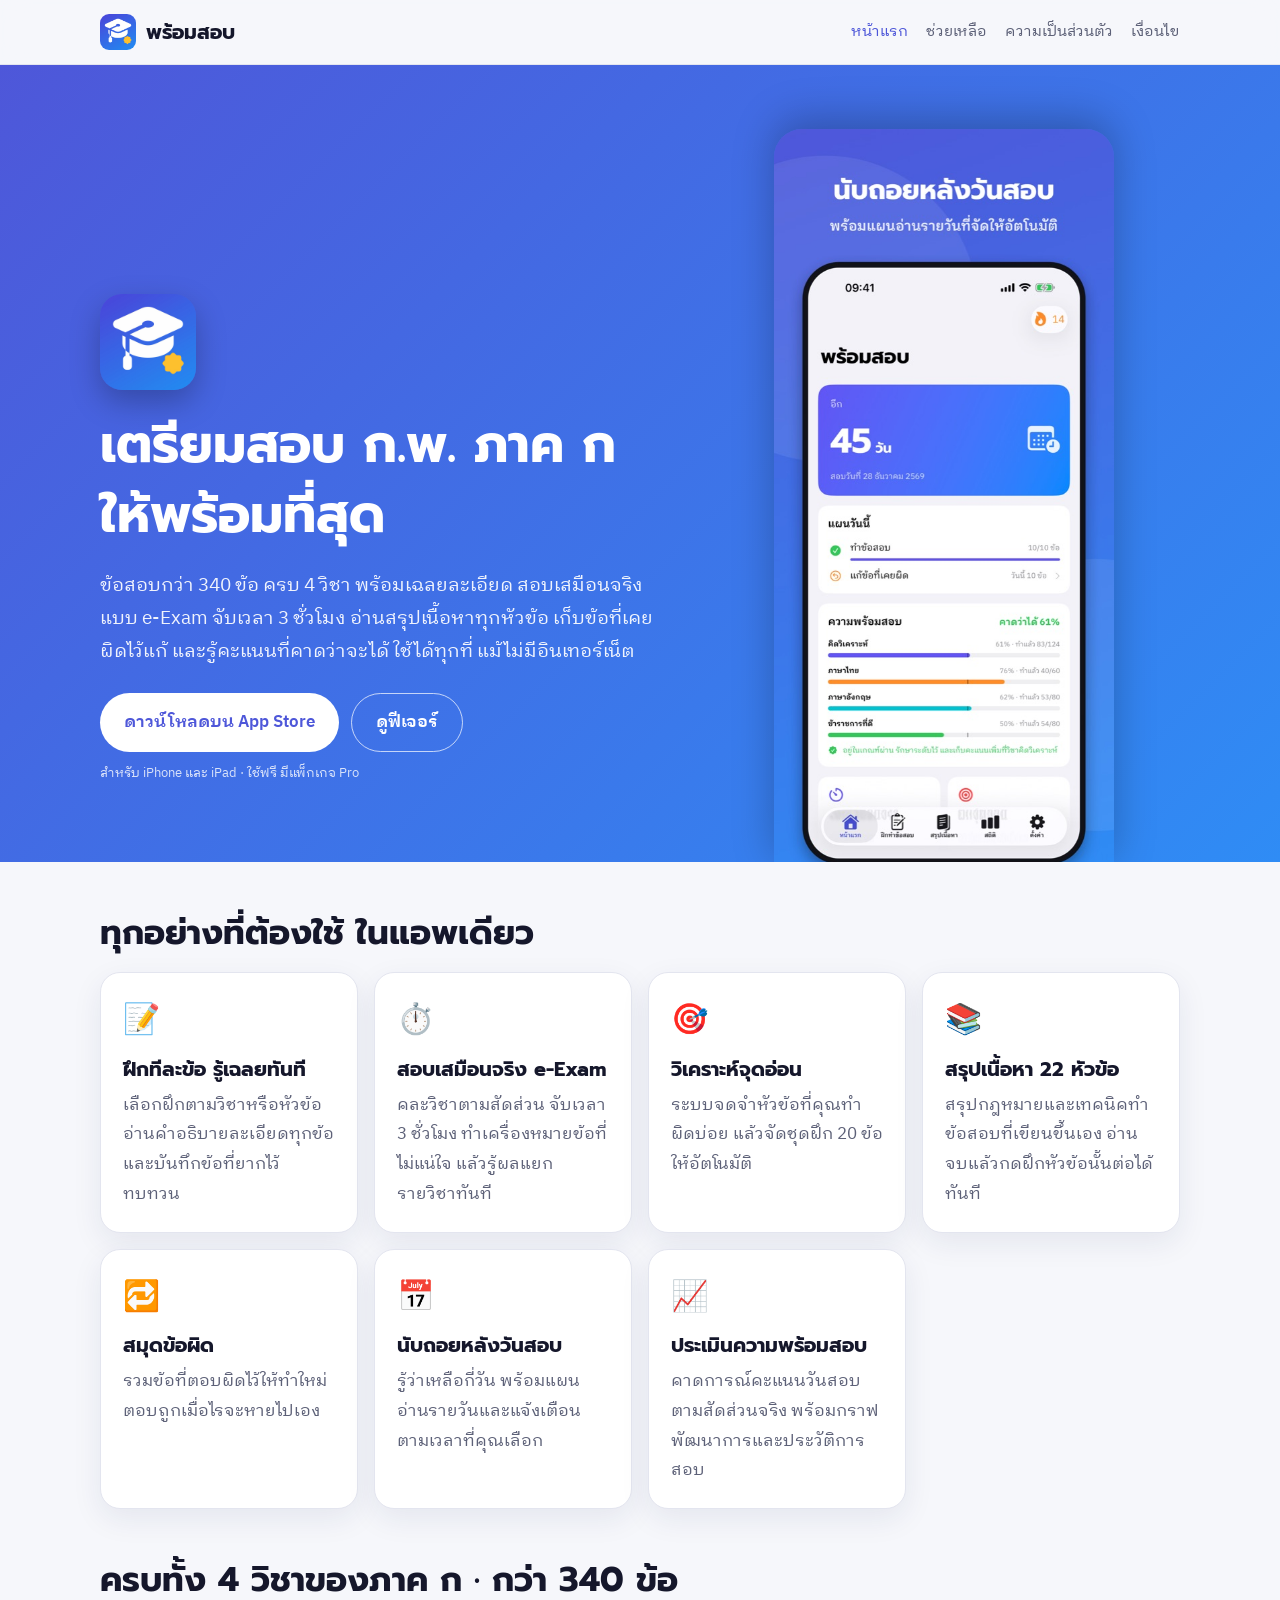
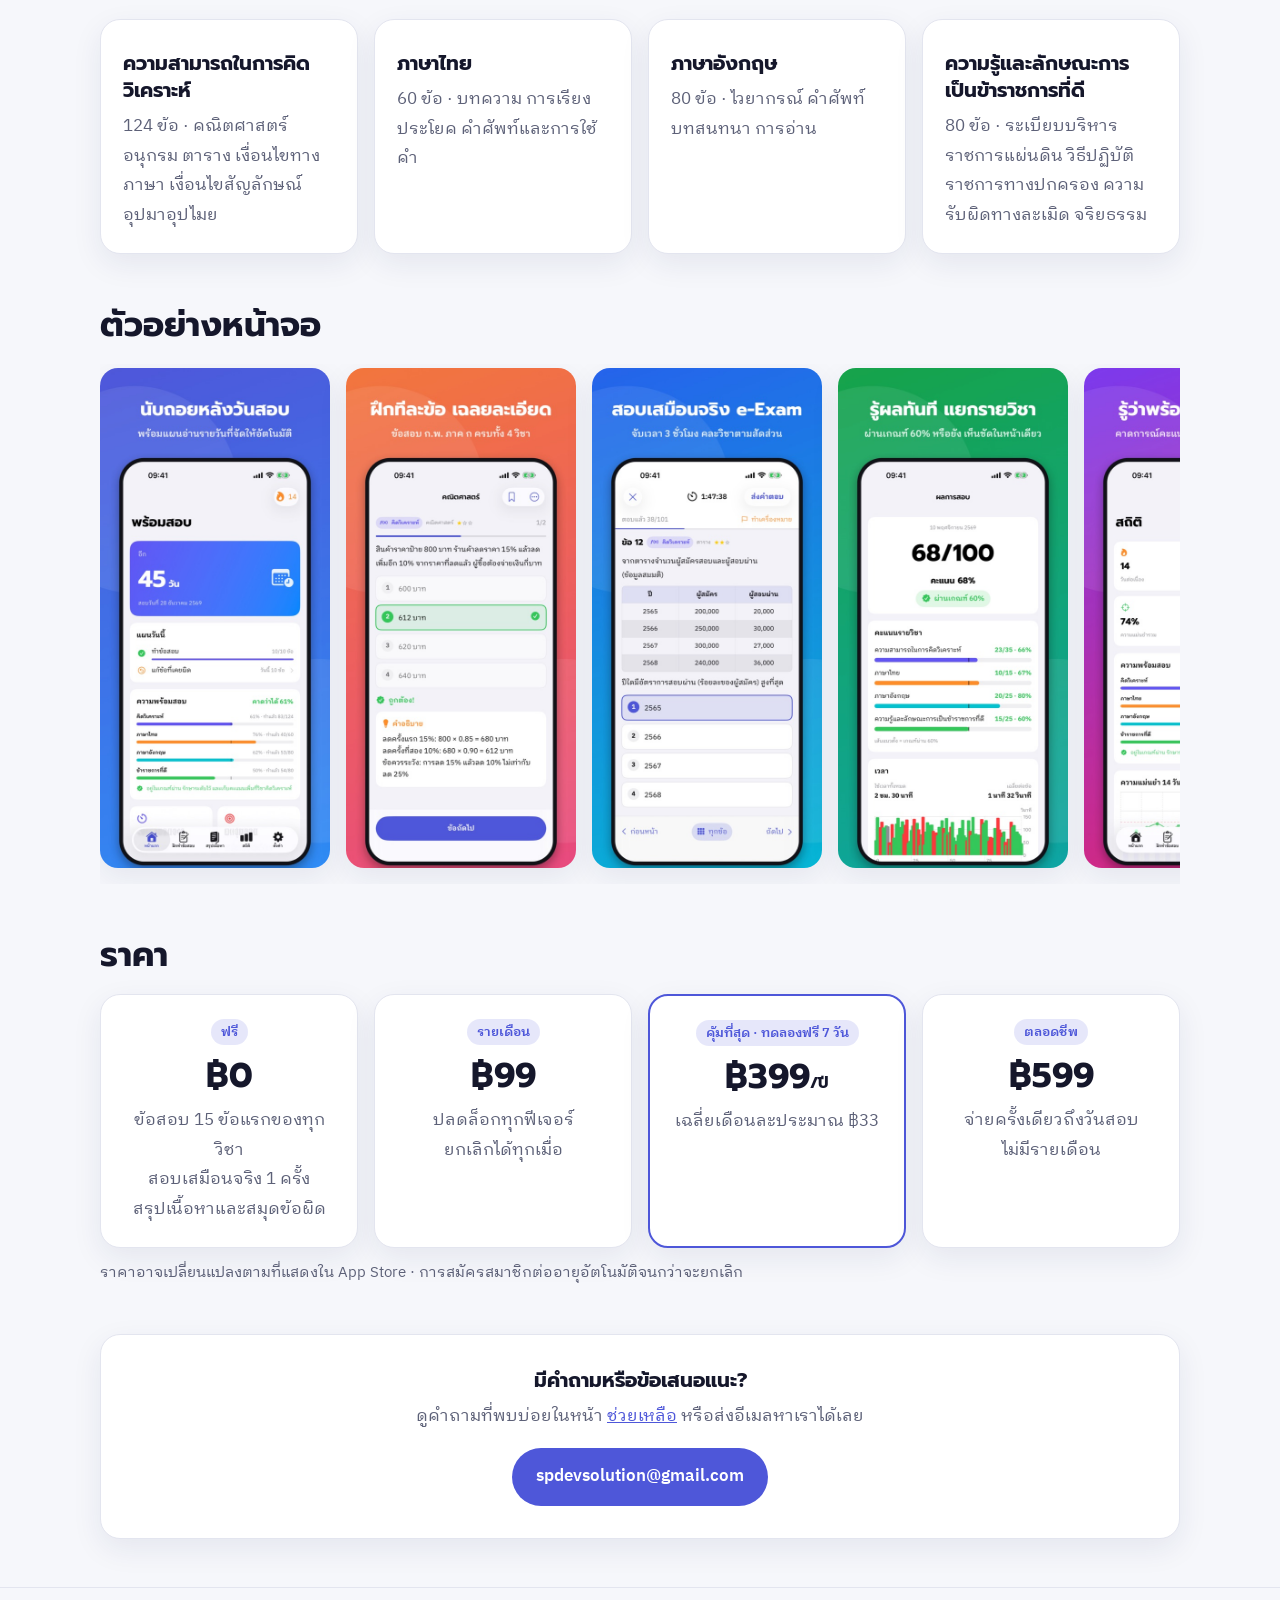
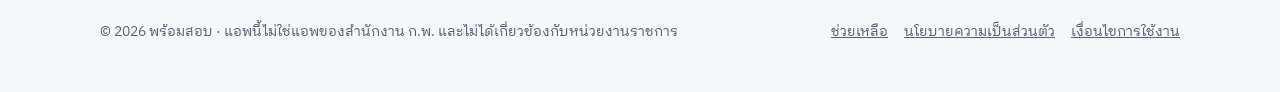
<file: index.html>
<!doctype html>
<html lang="th">
<head>
  <meta charset="utf-8">
  <meta name="viewport" content="width=device-width, initial-scale=1">
  <title>พร้อมสอบ – ติวสอบ ก.พ. ภาค ก แบบ e-Exam</title>
  <meta name="description" content="แอพเตรียมสอบ ก.พ. ภาค ก ครบ 4 วิชา ฝึกทีละข้อพร้อมเฉลยละเอียด สอบเสมือนจริงแบบ e-Exam สรุปเนื้อหาทุกหัวข้อ สมุดข้อผิด และประเมินคะแนนที่คาดว่าจะได้ ใช้ได้แม้ออฟไลน์">
  <meta property="og:title" content="พร้อมสอบ – ติวสอบ ก.พ. ภาค ก">
  <meta property="og:description" content="ฝึกข้อสอบครบ 4 วิชา สอบเสมือนจริง e-Exam สรุปเนื้อหา สมุดข้อผิด และประเมินความพร้อมสอบ">
  <meta property="og:image" content="assets/01-home.jpg">
  <link rel="icon" href="assets/icon.png">
  <link rel="apple-touch-icon" href="assets/apple-touch-icon.png">
  <link rel="preconnect" href="https://fonts.googleapis.com">
  <link rel="preconnect" href="https://fonts.gstatic.com" crossorigin>
  <link href="https://fonts.googleapis.com/css2?family=IBM+Plex+Sans+Thai+Looped:wght@400;500;600&family=Prompt:wght@600;700&display=swap" rel="stylesheet">
  <link rel="stylesheet" href="assets/style.css">
</head>
<body>
  <header class="site-header">
    <div class="wrap">
      <a class="brand" href="./"><img src="assets/icon.png" alt=""><span class="brand-name">พร้อมสอบ</span></a>
      <nav class="nav" aria-label="เมนูหลัก">
        <a href="./" aria-current="page">หน้าแรก</a>
        <a href="support.html">ช่วยเหลือ</a>
        <a href="privacy.html">ความเป็นส่วนตัว</a>
        <a href="terms.html">เงื่อนไข</a>
      </nav>
    </div>
  </header>

  <main>
    <section class="hero">
      <div class="wrap">
        <div class="hero-copy">
          <img class="icon" src="assets/icon.png" alt="ไอคอนแอพพร้อมสอบ">
          <h1>เตรียมสอบ ก.พ. ภาค ก<br>ให้พร้อมที่สุด</h1>
          <p class="lead">ข้อสอบกว่า 340 ข้อ ครบ 4 วิชา พร้อมเฉลยละเอียด สอบเสมือนจริงแบบ e-Exam จับเวลา 3 ชั่วโมง อ่านสรุปเนื้อหาทุกหัวข้อ เก็บข้อที่เคยผิดไว้แก้ และรู้คะแนนที่คาดว่าจะได้ ใช้ได้ทุกที่ แม้ไม่มีอินเทอร์เน็ต</p>
          <div class="btn-row">
            <!-- TODO: replace with your App Store link after the app is approved, e.g. https://apps.apple.com/th/app/id0000000000 -->
            <a class="btn btn-light" href="#download"> ดาวน์โหลดบน App Store</a>
            <a class="btn btn-outline" href="#features">ดูฟีเจอร์</a>
          </div>
          <p class="badge-note">สำหรับ iPhone และ iPad · ใช้ฟรี มีแพ็กเกจ Pro</p>
        </div>
        <img class="shot" src="assets/01-home.jpg" alt="หน้าจอแอพแสดงการนับถอยหลังวันสอบและแผนอ่านรายวัน">
      </div>
    </section>

    <div class="wrap">
      <h2 id="features">ทุกอย่างที่ต้องใช้ ในแอพเดียว</h2>
      <div class="grid">
        <div class="card"><div class="emoji">📝</div><h3>ฝึกทีละข้อ รู้เฉลยทันที</h3><p>เลือกฝึกตามวิชาหรือหัวข้อ อ่านคำอธิบายละเอียดทุกข้อ และบันทึกข้อที่ยากไว้ทบทวน</p></div>
        <div class="card"><div class="emoji">⏱️</div><h3>สอบเสมือนจริง e-Exam</h3><p>คละวิชาตามสัดส่วน จับเวลา 3 ชั่วโมง ทำเครื่องหมายข้อที่ไม่แน่ใจ แล้วรู้ผลแยกรายวิชาทันที</p></div>
        <div class="card"><div class="emoji">🎯</div><h3>วิเคราะห์จุดอ่อน</h3><p>ระบบจดจำหัวข้อที่คุณทำผิดบ่อย แล้วจัดชุดฝึก 20 ข้อให้อัตโนมัติ</p></div>
        <div class="card"><div class="emoji">📚</div><h3>สรุปเนื้อหา 22 หัวข้อ</h3><p>สรุปกฎหมายและเทคนิคทำข้อสอบที่เขียนขึ้นเอง อ่านจบแล้วกดฝึกหัวข้อนั้นต่อได้ทันที</p></div>
        <div class="card"><div class="emoji">🔁</div><h3>สมุดข้อผิด</h3><p>รวมข้อที่ตอบผิดไว้ให้ทำใหม่ ตอบถูกเมื่อไรจะหายไปเอง</p></div>
        <div class="card"><div class="emoji">📅</div><h3>นับถอยหลังวันสอบ</h3><p>รู้ว่าเหลือกี่วัน พร้อมแผนอ่านรายวันและแจ้งเตือนตามเวลาที่คุณเลือก</p></div>
        <div class="card"><div class="emoji">📈</div><h3>ประเมินความพร้อมสอบ</h3><p>คาดการณ์คะแนนวันสอบตามสัดส่วนจริง พร้อมกราฟพัฒนาการและประวัติการสอบ</p></div>
      </div>

      <h2>ครบทั้ง 4 วิชาของภาค ก · กว่า 340 ข้อ</h2>
      <div class="grid">
        <div class="card"><h3>ความสามารถในการคิดวิเคราะห์</h3><p>124 ข้อ · คณิตศาสตร์ อนุกรม ตาราง เงื่อนไขทางภาษา เงื่อนไขสัญลักษณ์ อุปมาอุปไมย</p></div>
        <div class="card"><h3>ภาษาไทย</h3><p>60 ข้อ · บทความ การเรียงประโยค คำศัพท์และการใช้คำ</p></div>
        <div class="card"><h3>ภาษาอังกฤษ</h3><p>80 ข้อ · ไวยากรณ์ คำศัพท์ บทสนทนา การอ่าน</p></div>
        <div class="card"><h3>ความรู้และลักษณะการเป็นข้าราชการที่ดี</h3><p>80 ข้อ · ระเบียบบริหารราชการแผ่นดิน วิธีปฏิบัติราชการทางปกครอง ความรับผิดทางละเมิด จริยธรรม</p></div>
      </div>

      <h2>ตัวอย่างหน้าจอ</h2>
      <div class="shots" tabindex="0" aria-label="ภาพหน้าจอแอพ เลื่อนดูได้">
        <img src="assets/01-home.jpg" alt="นับถอยหลังวันสอบ" loading="lazy">
        <img src="assets/02-practice.jpg" alt="ฝึกทีละข้อพร้อมเฉลย" loading="lazy">
        <img src="assets/03-mock.jpg" alt="สอบเสมือนจริง e-Exam" loading="lazy">
        <img src="assets/04-result.jpg" alt="ผลสอบแยกรายวิชา" loading="lazy">
        <img src="assets/05-stats.jpg" alt="สถิติและพัฒนาการ" loading="lazy">
        <img src="assets/06-notes.jpg" alt="สรุปเนื้อหาพร้อมฝึกต่อ" loading="lazy">
      </div>

      <h2 id="download">ราคา</h2>
      <div class="grid pricing">
        <div class="card"><span class="tag">ฟรี</span><div class="price">฿0</div><p>ข้อสอบ 15 ข้อแรกของทุกวิชา<br>สอบเสมือนจริง 1 ครั้ง<br>สรุปเนื้อหาและสมุดข้อผิด</p></div>
        <div class="card"><span class="tag">รายเดือน</span><div class="price">฿99</div><p>ปลดล็อกทุกฟีเจอร์<br>ยกเลิกได้ทุกเมื่อ</p></div>
        <div class="card highlight"><span class="tag">คุ้มที่สุด · ทดลองฟรี 7 วัน</span><div class="price">฿399<small style="font-size:16px">/ปี</small></div><p>เฉลี่ยเดือนละประมาณ ฿33</p></div>
        <div class="card"><span class="tag">ตลอดชีพ</span><div class="price">฿599</div><p>จ่ายครั้งเดียวถึงวันสอบ<br>ไม่มีรายเดือน</p></div>
      </div>
      <p class="lang-en" style="margin-top:12px">ราคาอาจเปลี่ยนแปลงตามที่แสดงใน App Store · การสมัครสมาชิกต่ออายุอัตโนมัติจนกว่าจะยกเลิก</p>

      <div class="card contact-box" style="margin:48px 0">
        <h3 style="margin-top:0">มีคำถามหรือข้อเสนอแนะ?</h3>
        <p>ดูคำถามที่พบบ่อยในหน้า <a href="support.html">ช่วยเหลือ</a> หรือส่งอีเมลหาเราได้เลย</p>
        <p style="margin-top:16px"><a class="btn" href="mailto:spdevsolution@gmail.com">spdevsolution@gmail.com</a></p>
      </div>
    </div>
  </main>

  <footer class="site-footer">
    <div class="wrap">
      <div>© 2026 พร้อมสอบ · แอพนี้ไม่ใช่แอพของสำนักงาน ก.พ. และไม่ได้เกี่ยวข้องกับหน่วยงานราชการ</div>
      <nav aria-label="ลิงก์ท้ายหน้า"><a href="support.html">ช่วยเหลือ</a><a href="privacy.html">นโยบายความเป็นส่วนตัว</a><a href="terms.html">เงื่อนไขการใช้งาน</a></nav>
    </div>
  </footer>
</body>
</html>
</file>
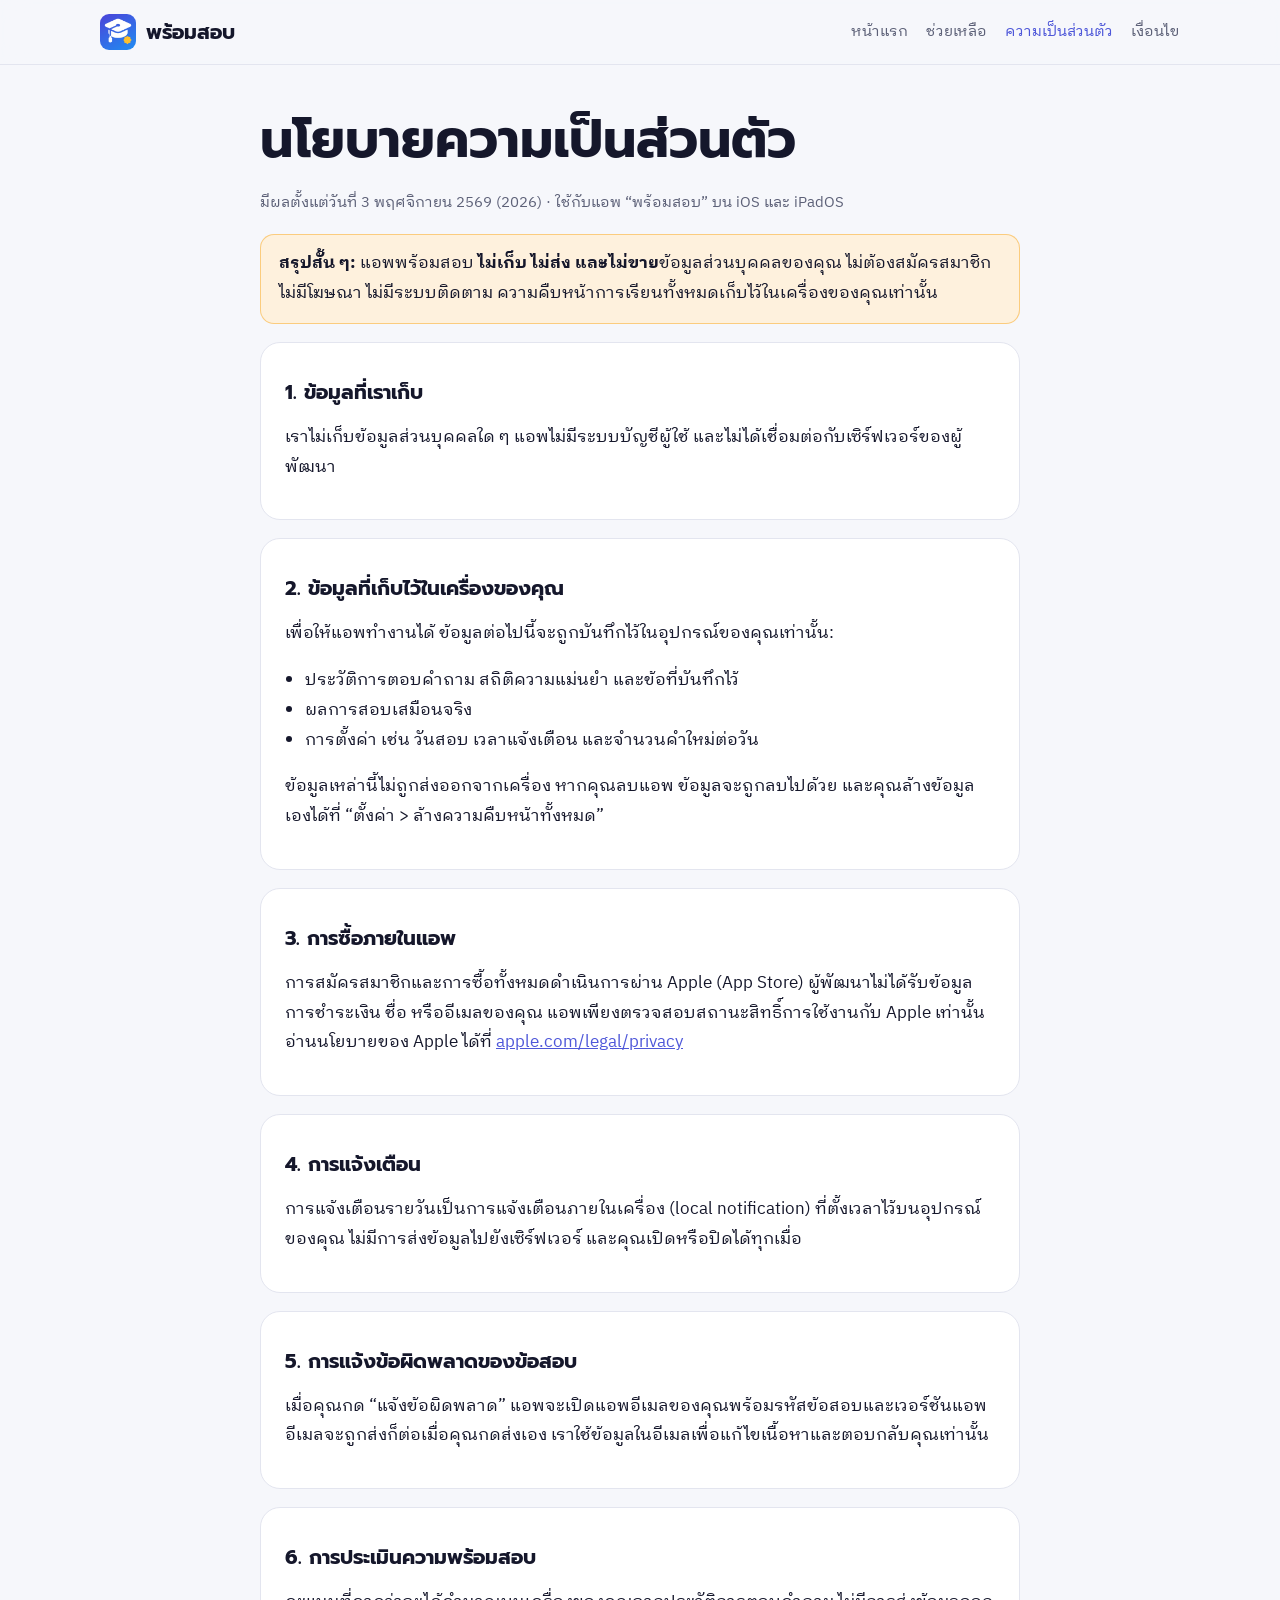
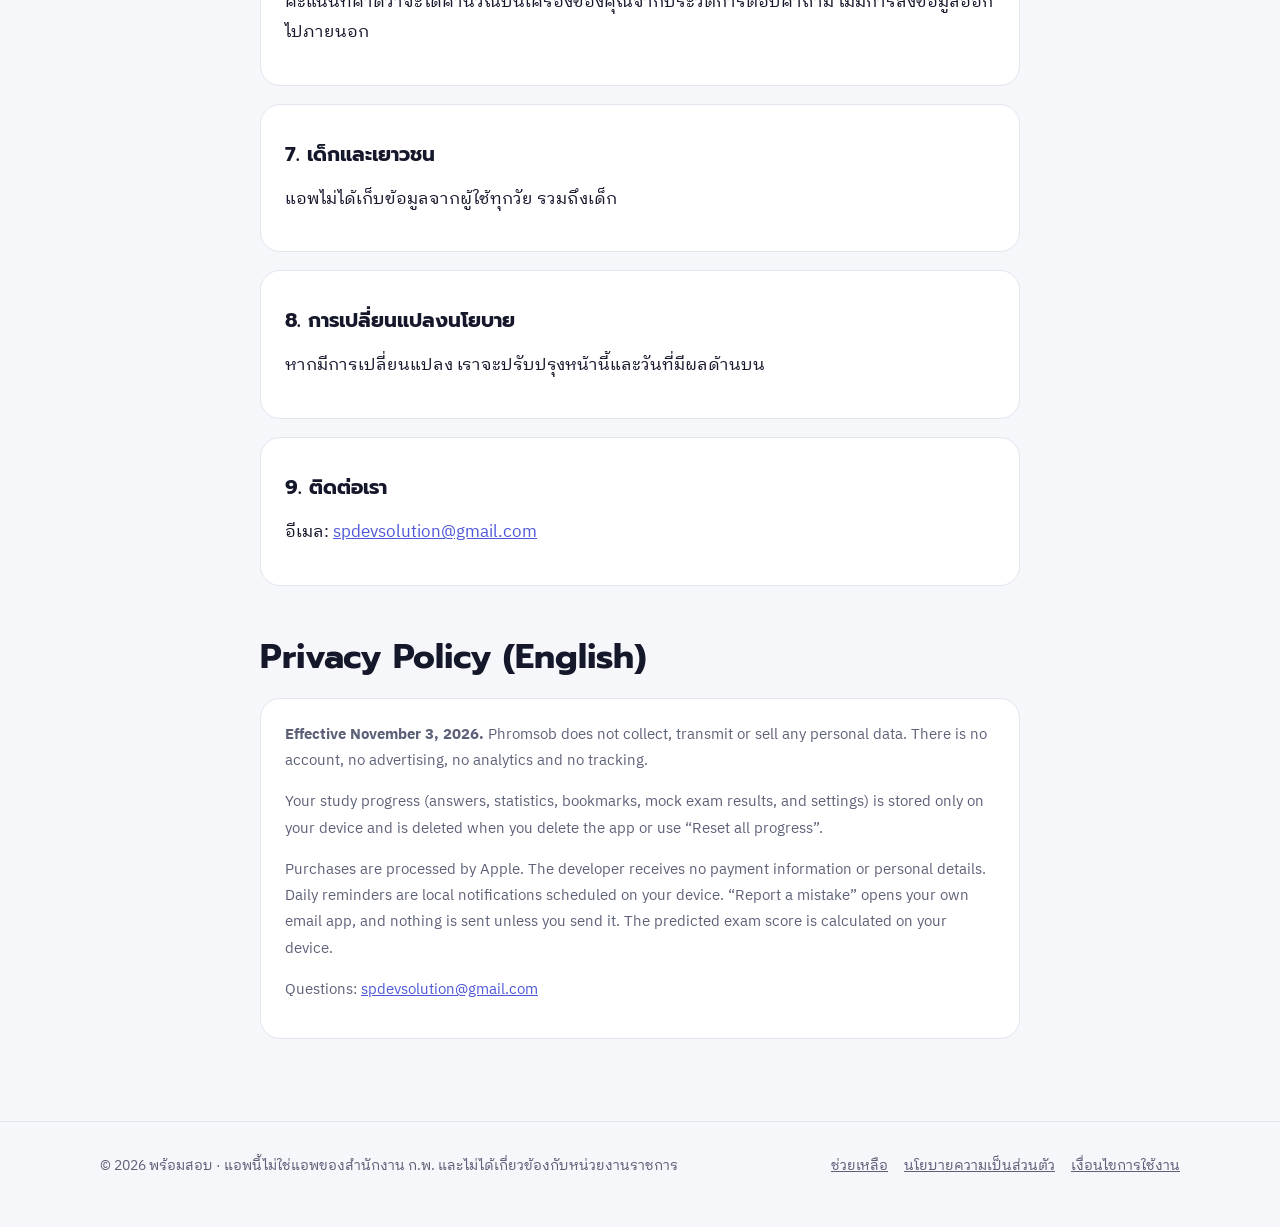
<file: privacy.html>
<!doctype html>
<html lang="th">
<head>
  <meta charset="utf-8">
  <meta name="viewport" content="width=device-width, initial-scale=1">
  <title>นโยบายความเป็นส่วนตัว – พร้อมสอบ</title>
  <meta name="description" content="นโยบายความเป็นส่วนตัวของแอพพร้อมสอบ: ไม่เก็บข้อมูลส่วนบุคคล ความคืบหน้าทั้งหมดเก็บไว้ในเครื่องของผู้ใช้">
  <link rel="icon" href="assets/icon.png">
  <link rel="preconnect" href="https://fonts.googleapis.com">
  <link rel="preconnect" href="https://fonts.gstatic.com" crossorigin>
  <link href="https://fonts.googleapis.com/css2?family=IBM+Plex+Sans+Thai+Looped:wght@400;500;600&family=Prompt:wght@600;700&display=swap" rel="stylesheet">
  <link rel="stylesheet" href="assets/style.css">
</head>
<body>
  <header class="site-header">
    <div class="wrap">
      <a class="brand" href="./"><img src="assets/icon.png" alt=""><span class="brand-name">พร้อมสอบ</span></a>
      <nav class="nav" aria-label="เมนูหลัก">
        <a href="./">หน้าแรก</a>
        <a href="support.html">ช่วยเหลือ</a>
        <a href="privacy.html" aria-current="page">ความเป็นส่วนตัว</a>
        <a href="terms.html">เงื่อนไข</a>
      </nav>
    </div>
  </header>

  <main class="doc narrow">
    <h1>นโยบายความเป็นส่วนตัว</h1>
    <p class="meta">มีผลตั้งแต่วันที่ 3 พฤศจิกายน 2569 (2026) · ใช้กับแอพ “พร้อมสอบ” บน iOS และ iPadOS</p>

    <div class="notice"><strong>สรุปสั้น ๆ:</strong> แอพพร้อมสอบ <strong>ไม่เก็บ ไม่ส่ง และไม่ขาย</strong>ข้อมูลส่วนบุคคลของคุณ ไม่ต้องสมัครสมาชิก ไม่มีโฆษณา ไม่มีระบบติดตาม ความคืบหน้าการเรียนทั้งหมดเก็บไว้ในเครื่องของคุณเท่านั้น</div>

    <section>
      <h3>1. ข้อมูลที่เราเก็บ</h3>
      <p>เราไม่เก็บข้อมูลส่วนบุคคลใด ๆ แอพไม่มีระบบบัญชีผู้ใช้ และไม่ได้เชื่อมต่อกับเซิร์ฟเวอร์ของผู้พัฒนา</p>
    </section>

    <section>
      <h3>2. ข้อมูลที่เก็บไว้ในเครื่องของคุณ</h3>
      <p>เพื่อให้แอพทำงานได้ ข้อมูลต่อไปนี้จะถูกบันทึกไว้ในอุปกรณ์ของคุณเท่านั้น:</p>
      <ul>
        <li>ประวัติการตอบคำถาม สถิติความแม่นยำ และข้อที่บันทึกไว้</li>
        <li>ผลการสอบเสมือนจริง</li>
        <li>การตั้งค่า เช่น วันสอบ เวลาแจ้งเตือน และจำนวนคำใหม่ต่อวัน</li>
      </ul>
      <p>ข้อมูลเหล่านี้ไม่ถูกส่งออกจากเครื่อง หากคุณลบแอพ ข้อมูลจะถูกลบไปด้วย และคุณล้างข้อมูลเองได้ที่ “ตั้งค่า &gt; ล้างความคืบหน้าทั้งหมด”</p>
    </section>

    <section>
      <h3>3. การซื้อภายในแอพ</h3>
      <p>การสมัครสมาชิกและการซื้อทั้งหมดดำเนินการผ่าน Apple (App Store) ผู้พัฒนาไม่ได้รับข้อมูลการชำระเงิน ชื่อ หรืออีเมลของคุณ แอพเพียงตรวจสอบสถานะสิทธิ์การใช้งานกับ Apple เท่านั้น อ่านนโยบายของ Apple ได้ที่ <a href="https://www.apple.com/legal/privacy/">apple.com/legal/privacy</a></p>
    </section>

    <section>
      <h3>4. การแจ้งเตือน</h3>
      <p>การแจ้งเตือนรายวันเป็นการแจ้งเตือนภายในเครื่อง (local notification) ที่ตั้งเวลาไว้บนอุปกรณ์ของคุณ ไม่มีการส่งข้อมูลไปยังเซิร์ฟเวอร์ และคุณเปิดหรือปิดได้ทุกเมื่อ</p>
    </section>

    <section>
      <h3>5. การแจ้งข้อผิดพลาดของข้อสอบ</h3>
      <p>เมื่อคุณกด “แจ้งข้อผิดพลาด” แอพจะเปิดแอพอีเมลของคุณพร้อมรหัสข้อสอบและเวอร์ชันแอพ อีเมลจะถูกส่งก็ต่อเมื่อคุณกดส่งเอง เราใช้ข้อมูลในอีเมลเพื่อแก้ไขเนื้อหาและตอบกลับคุณเท่านั้น</p>
    </section>

    <section>
      <h3>6. การประเมินความพร้อมสอบ</h3>
      <p>คะแนนที่คาดว่าจะได้คำนวณบนเครื่องของคุณจากประวัติการตอบคำถาม ไม่มีการส่งข้อมูลออกไปภายนอก</p>
    </section>

    <section>
      <h3>7. เด็กและเยาวชน</h3>
      <p>แอพไม่ได้เก็บข้อมูลจากผู้ใช้ทุกวัย รวมถึงเด็ก</p>
    </section>

    <section>
      <h3>8. การเปลี่ยนแปลงนโยบาย</h3>
      <p>หากมีการเปลี่ยนแปลง เราจะปรับปรุงหน้านี้และวันที่มีผลด้านบน</p>
    </section>

    <section>
      <h3>9. ติดต่อเรา</h3>
      <p>อีเมล: <a href="mailto:spdevsolution@gmail.com">spdevsolution@gmail.com</a></p>
    </section>

    <h2>Privacy Policy (English)</h2>
    <section class="lang-en">
      <p><strong>Effective November 3, 2026.</strong> Phromsob does not collect, transmit or sell any personal data. There is no account, no advertising, no analytics and no tracking.</p>
      <p>Your study progress (answers, statistics, bookmarks, mock exam results, and settings) is stored only on your device and is deleted when you delete the app or use “Reset all progress”.</p>
      <p>Purchases are processed by Apple. The developer receives no payment information or personal details. Daily reminders are local notifications scheduled on your device. “Report a mistake” opens your own email app, and nothing is sent unless you send it. The predicted exam score is calculated on your device.</p>
      <p>Questions: <a href="mailto:spdevsolution@gmail.com">spdevsolution@gmail.com</a></p>
    </section>
  </main>

  <footer class="site-footer">
    <div class="wrap">
      <div>© 2026 พร้อมสอบ · แอพนี้ไม่ใช่แอพของสำนักงาน ก.พ. และไม่ได้เกี่ยวข้องกับหน่วยงานราชการ</div>
      <nav aria-label="ลิงก์ท้ายหน้า"><a href="support.html">ช่วยเหลือ</a><a href="privacy.html">นโยบายความเป็นส่วนตัว</a><a href="terms.html">เงื่อนไขการใช้งาน</a></nav>
    </div>
  </footer>
</body>
</html>
</file>
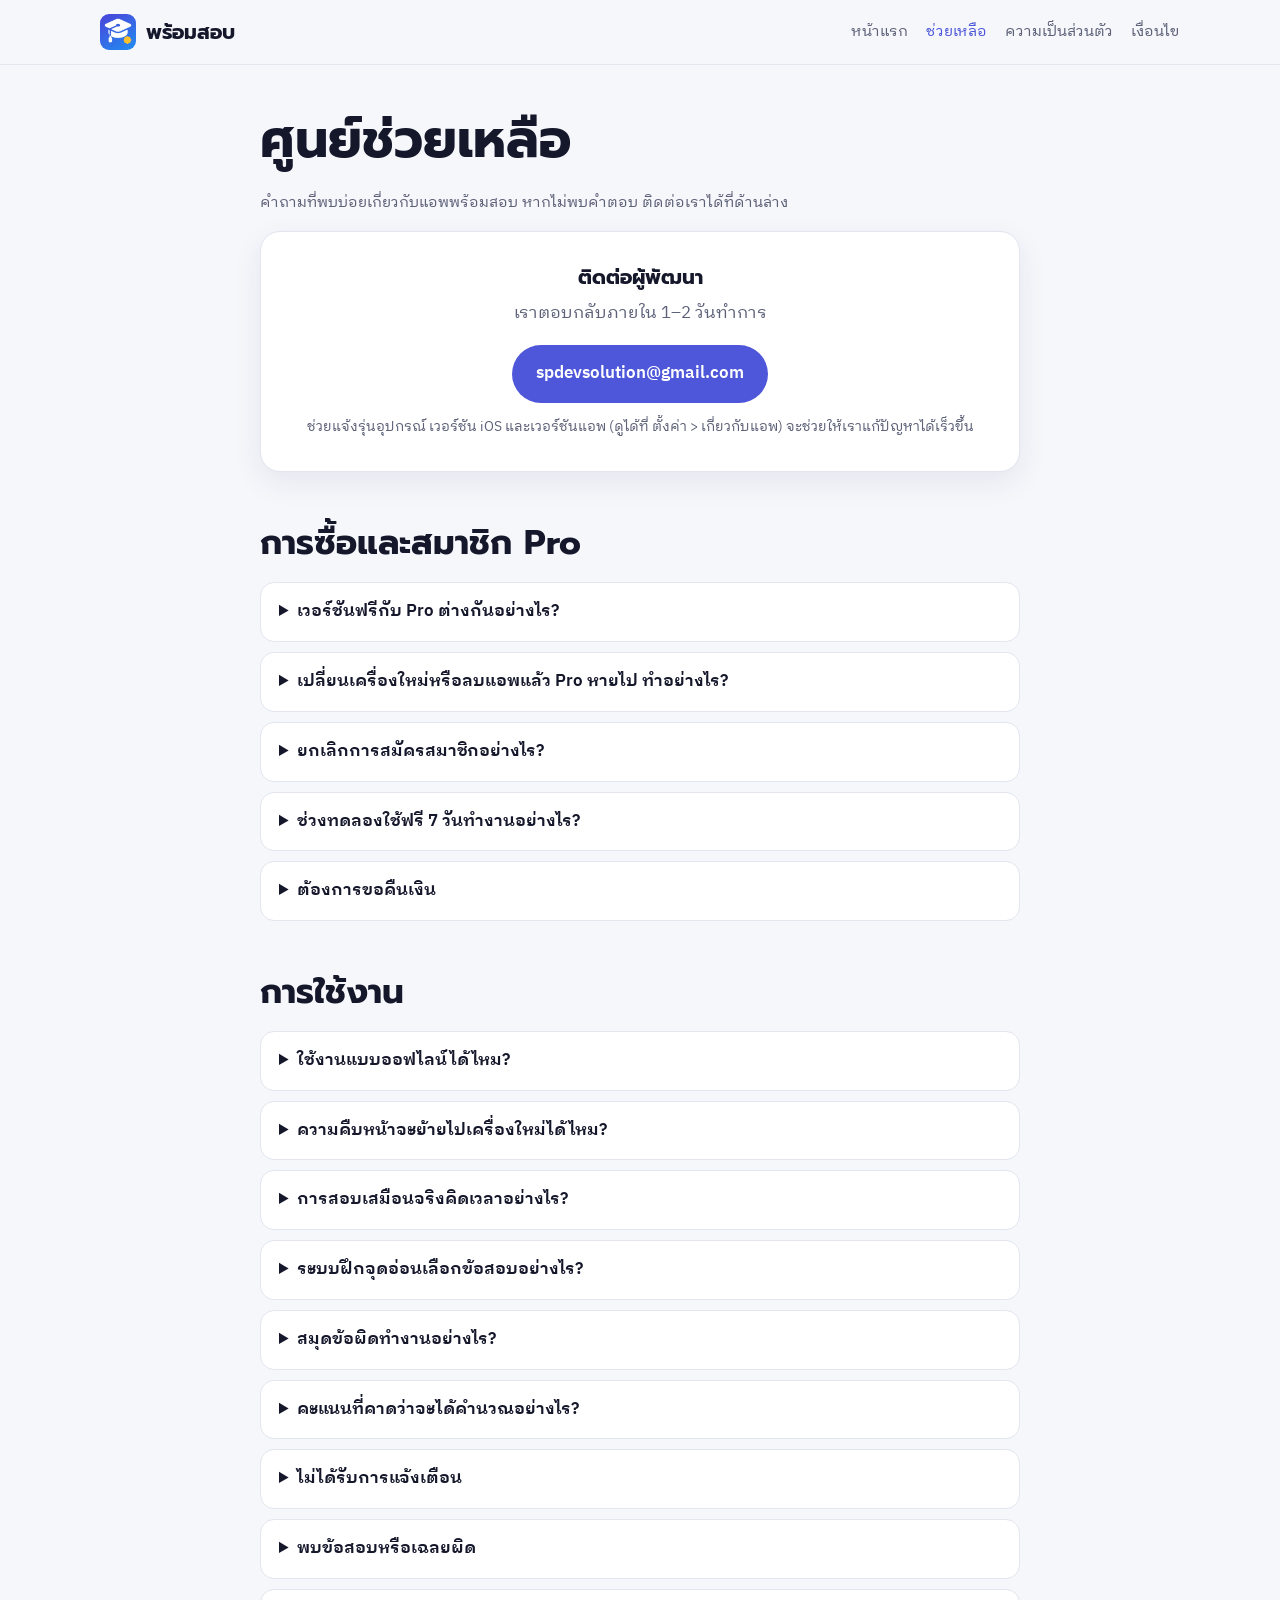
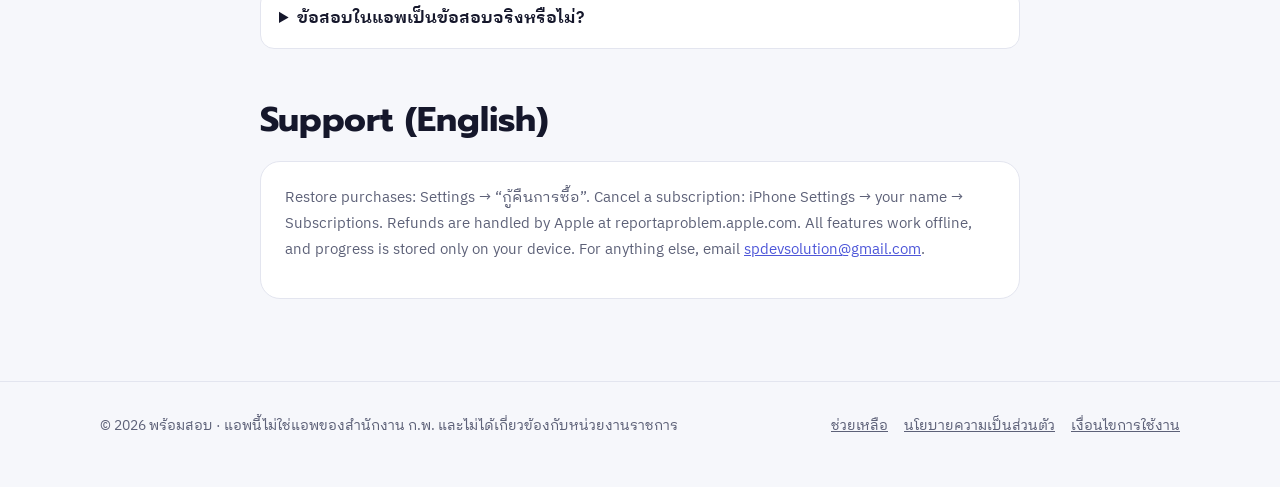
<file: support.html>
<!doctype html>
<html lang="th">
<head>
  <meta charset="utf-8">
  <meta name="viewport" content="width=device-width, initial-scale=1">
  <title>ช่วยเหลือ – พร้อมสอบ</title>
  <meta name="description" content="ศูนย์ช่วยเหลือแอพพร้อมสอบ: คำถามที่พบบ่อย การกู้คืนการซื้อ การยกเลิกสมาชิก และการติดต่อผู้พัฒนา">
  <link rel="icon" href="assets/icon.png">
  <link rel="preconnect" href="https://fonts.googleapis.com">
  <link rel="preconnect" href="https://fonts.gstatic.com" crossorigin>
  <link href="https://fonts.googleapis.com/css2?family=IBM+Plex+Sans+Thai+Looped:wght@400;500;600&family=Prompt:wght@600;700&display=swap" rel="stylesheet">
  <link rel="stylesheet" href="assets/style.css">
</head>
<body>
  <header class="site-header">
    <div class="wrap">
      <a class="brand" href="./"><img src="assets/icon.png" alt=""><span class="brand-name">พร้อมสอบ</span></a>
      <nav class="nav" aria-label="เมนูหลัก">
        <a href="./">หน้าแรก</a>
        <a href="support.html" aria-current="page">ช่วยเหลือ</a>
        <a href="privacy.html">ความเป็นส่วนตัว</a>
        <a href="terms.html">เงื่อนไข</a>
      </nav>
    </div>
  </header>

  <main class="doc narrow">
    <h1>ศูนย์ช่วยเหลือ</h1>
    <p class="meta">คำถามที่พบบ่อยเกี่ยวกับแอพพร้อมสอบ หากไม่พบคำตอบ ติดต่อเราได้ที่ด้านล่าง</p>

    <div class="card contact-box">
      <h3 style="margin-top:0">ติดต่อผู้พัฒนา</h3>
      <p>เราตอบกลับภายใน 1–2 วันทำการ</p>
      <p style="margin-top:16px"><a class="btn" href="mailto:spdevsolution@gmail.com?subject=%E0%B8%9E%E0%B8%A3%E0%B9%89%E0%B8%AD%E0%B8%A1%E0%B8%AA%E0%B8%AD%E0%B8%9A%20-%20%E0%B8%82%E0%B8%AD%E0%B8%84%E0%B8%A7%E0%B8%B2%E0%B8%A1%E0%B8%8A%E0%B9%88%E0%B8%A7%E0%B8%A2%E0%B9%80%E0%B8%AB%E0%B8%A5%E0%B8%B7%E0%B8%AD">spdevsolution@gmail.com</a></p>
      <p style="font-size:14px;margin-top:12px">ช่วยแจ้งรุ่นอุปกรณ์ เวอร์ชัน iOS และเวอร์ชันแอพ (ดูได้ที่ ตั้งค่า &gt; เกี่ยวกับแอพ) จะช่วยให้เราแก้ปัญหาได้เร็วขึ้น</p>
    </div>

    <h2>การซื้อและสมาชิก Pro</h2>
    <details><summary>เวอร์ชันฟรีกับ Pro ต่างกันอย่างไร?</summary>
      <p>เวอร์ชันฟรีใช้ได้กับข้อสอบ 15 ข้อแรกของทุกวิชา สอบเสมือนจริง 1 ครั้ง พร้อมสรุปเนื้อหาและสมุดข้อผิด ส่วน Pro ปลดล็อกข้อสอบทั้งหมดพร้อมคำอธิบายทุกข้อ สอบเสมือนจริงไม่จำกัด และระบบฝึกจุดอ่อน</p></details>
    <details><summary>เปลี่ยนเครื่องใหม่หรือลบแอพแล้ว Pro หายไป ทำอย่างไร?</summary>
      <p>เปิดแอพ ไปที่ ตั้งค่า &gt; “กู้คืนการซื้อ” โดยใช้ Apple ID เดียวกับที่ซื้อ สิทธิ์ Pro จะกลับมาทันที</p></details>
    <details><summary>ยกเลิกการสมัครสมาชิกอย่างไร?</summary>
      <p>ไปที่ แอพการตั้งค่าของ iPhone &gt; แตะชื่อของคุณ &gt; การสมัครรับ (Subscriptions) &gt; พร้อมสอบ Pro &gt; ยกเลิก หรือในแอพไปที่ ตั้งค่า &gt; “จัดการการสมัครสมาชิก” ต้องยกเลิกอย่างน้อย 24 ชั่วโมงก่อนรอบบิลถัดไป</p></details>
    <details><summary>ช่วงทดลองใช้ฟรี 7 วันทำงานอย่างไร?</summary>
      <p>แพ็กเกจรายปีมีช่วงทดลองใช้ฟรี 7 วันสำหรับผู้ใช้ใหม่ หากไม่ยกเลิกก่อนสิ้นสุดช่วงทดลองอย่างน้อย 24 ชั่วโมง ระบบจะเรียกเก็บค่าสมาชิกรายปีอัตโนมัติ</p></details>
    <details><summary>ต้องการขอคืนเงิน</summary>
      <p>การคืนเงินดำเนินการโดย Apple ขอคืนเงินได้ที่ <a href="https://reportaproblem.apple.com">reportaproblem.apple.com</a></p></details>

    <h2>การใช้งาน</h2>
    <details><summary>ใช้งานแบบออฟไลน์ได้ไหม?</summary>
      <p>ได้ทั้งหมด ข้อสอบและสรุปเนื้อหาทำงานบนเครื่อง ต้องใช้อินเทอร์เน็ตเฉพาะตอนซื้อหรือกู้คืนการซื้อ</p></details>
    <details><summary>ความคืบหน้าจะย้ายไปเครื่องใหม่ได้ไหม?</summary>
      <p>ตอนนี้ความคืบหน้าเก็บไว้ในเครื่องเท่านั้น และจะย้ายไปพร้อมการสำรองข้อมูลผ่าน iCloud Backup หรือการย้ายเครื่องแบบ Quick Start หากลบแอพ ความคืบหน้าจะหายไป</p></details>
    <details><summary>การสอบเสมือนจริงคิดเวลาอย่างไร?</summary>
      <p>จับเวลา 3 ชั่วโมงแบบเวลาจริงเหมือนการสอบ e-Exam หากออกจากแอพหรือกด “พักไว้” เวลาจะยังเดินต่อ เมื่อหมดเวลา ระบบจะส่งคำตอบให้อัตโนมัติ</p></details>
    <details><summary>ระบบฝึกจุดอ่อนเลือกข้อสอบอย่างไร?</summary>
      <p>แอพคำนวณความแม่นยำของคุณในแต่ละหัวข้อ แล้วเลือกข้อจาก 3 หัวข้อที่อ่อนที่สุด โดยให้ข้อที่เคยตอบผิดขึ้นก่อน ตามด้วยข้อที่ยังไม่เคยทำ</p></details>
    <details><summary>สมุดข้อผิดทำงานอย่างไร?</summary>
      <p>ทุกข้อที่คำตอบล่าสุดของคุณผิด ทั้งจากการฝึกและการสอบเสมือนจริง จะถูกเก็บไว้ในสมุดข้อผิด เมื่อทำใหม่แล้วตอบถูก ข้อนั้นจะหายไปจากสมุดโดยอัตโนมัติ</p></details>
    <details><summary>คะแนนที่คาดว่าจะได้คำนวณอย่างไร?</summary>
      <p>แอพใช้ผลคำตอบล่าสุดของแต่ละข้อ คำนวณความแม่นยำรายวิชา แล้วถ่วงน้ำหนักตามสัดส่วนข้อสอบจริง เมื่อทำครบอย่างน้อย 20 ข้อจะเริ่มแสดงผล ตัวเลขนี้เป็นการประมาณเพื่อช่วยวางแผน ไม่ใช่การรับประกันผลสอบ</p></details>
    <details><summary>ไม่ได้รับการแจ้งเตือน</summary>
      <p>ตรวจสอบว่าเปิด “แจ้งเตือนทุกวัน” ในหน้าตั้งค่าของแอพแล้ว และอนุญาตการแจ้งเตือนที่ แอพการตั้งค่า &gt; การแจ้งเตือน &gt; พร้อมสอบ รวมถึงตรวจโหมดโฟกัสด้วย</p></details>
    <details><summary>พบข้อสอบหรือเฉลยผิด</summary>
      <p>กดเมนู ⋯ ที่มุมขวาบนของข้อนั้น แล้วเลือก “แจ้งข้อผิดพลาด” แอพจะเตรียมอีเมลพร้อมรหัสข้อให้ ขอบคุณที่ช่วยให้เนื้อหาดีขึ้น</p></details>
    <details><summary>ข้อสอบในแอพเป็นข้อสอบจริงหรือไม่?</summary>
      <p>ไม่ใช่ ข้อสอบทั้งหมดเขียนขึ้นใหม่เพื่อการฝึกตามแนวการสอบ แอพนี้ไม่ใช่แอพของสำนักงาน ก.พ. และไม่ได้เกี่ยวข้องกับหน่วยงานราชการ โปรดติดตามประกาศรับสมัครสอบอย่างเป็นทางการจากสำนักงาน ก.พ.</p></details>

    <h2>Support (English)</h2>
    <section class="lang-en">
      <p>Restore purchases: Settings → “กู้คืนการซื้อ”. Cancel a subscription: iPhone Settings → your name → Subscriptions. Refunds are handled by Apple at reportaproblem.apple.com. All features work offline, and progress is stored only on your device. For anything else, email <a href="mailto:spdevsolution@gmail.com">spdevsolution@gmail.com</a>.</p>
    </section>
  </main>

  <footer class="site-footer">
    <div class="wrap">
      <div>© 2026 พร้อมสอบ · แอพนี้ไม่ใช่แอพของสำนักงาน ก.พ. และไม่ได้เกี่ยวข้องกับหน่วยงานราชการ</div>
      <nav aria-label="ลิงก์ท้ายหน้า"><a href="support.html">ช่วยเหลือ</a><a href="privacy.html">นโยบายความเป็นส่วนตัว</a><a href="terms.html">เงื่อนไขการใช้งาน</a></nav>
    </div>
  </footer>
</body>
</html>
</file>
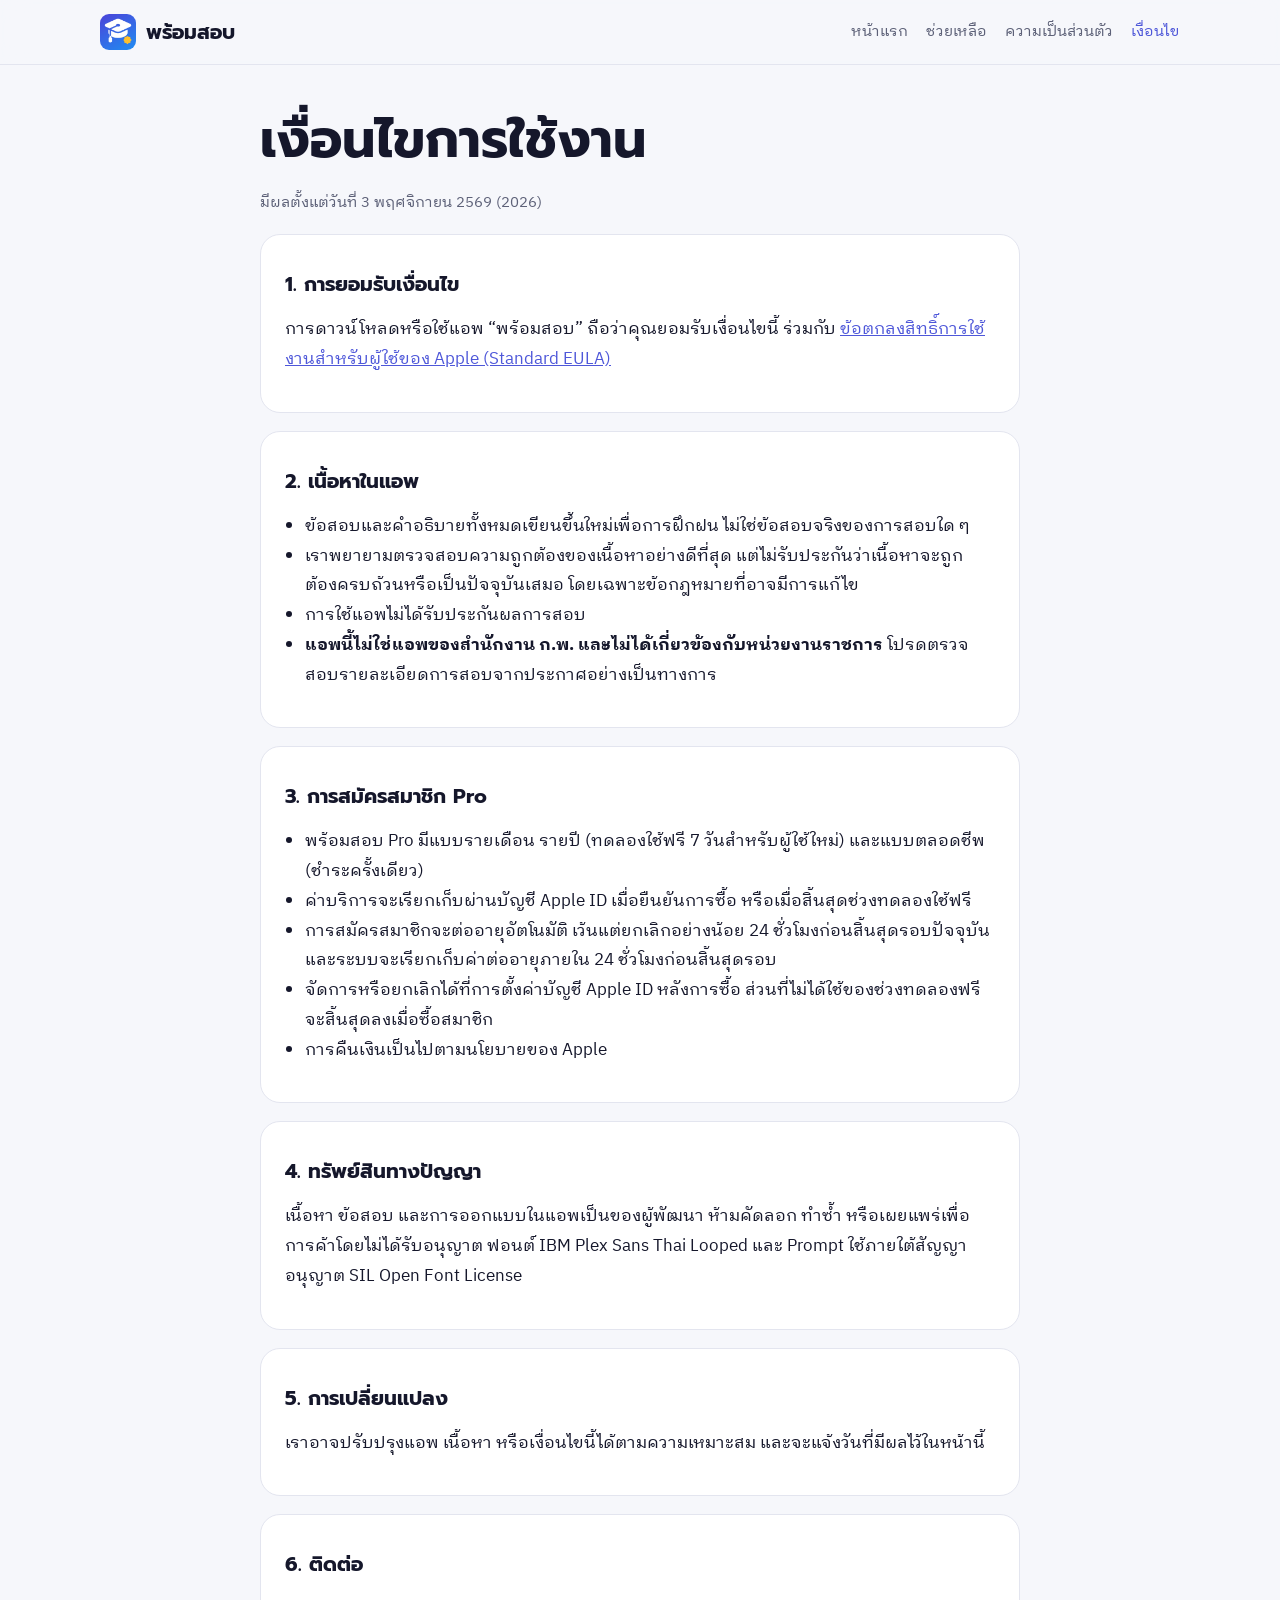
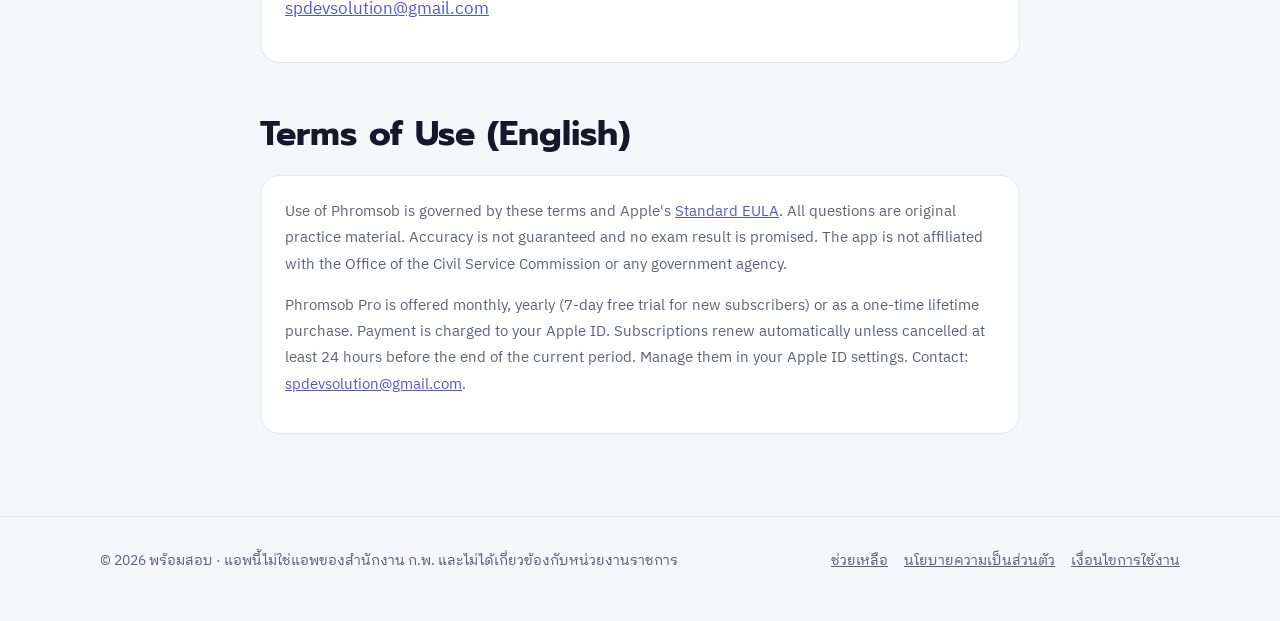
<file: terms.html>
<!doctype html>
<html lang="th">
<head>
  <meta charset="utf-8">
  <meta name="viewport" content="width=device-width, initial-scale=1">
  <title>เงื่อนไขการใช้งาน – พร้อมสอบ</title>
  <meta name="description" content="เงื่อนไขการใช้งานและการสมัครสมาชิกแอพพร้อมสอบ">
  <link rel="icon" href="assets/icon.png">
  <link rel="preconnect" href="https://fonts.googleapis.com">
  <link rel="preconnect" href="https://fonts.gstatic.com" crossorigin>
  <link href="https://fonts.googleapis.com/css2?family=IBM+Plex+Sans+Thai+Looped:wght@400;500;600&family=Prompt:wght@600;700&display=swap" rel="stylesheet">
  <link rel="stylesheet" href="assets/style.css">
</head>
<body>
  <header class="site-header">
    <div class="wrap">
      <a class="brand" href="./"><img src="assets/icon.png" alt=""><span class="brand-name">พร้อมสอบ</span></a>
      <nav class="nav" aria-label="เมนูหลัก">
        <a href="./">หน้าแรก</a>
        <a href="support.html">ช่วยเหลือ</a>
        <a href="privacy.html">ความเป็นส่วนตัว</a>
        <a href="terms.html" aria-current="page">เงื่อนไข</a>
      </nav>
    </div>
  </header>

  <main class="doc narrow">
    <h1>เงื่อนไขการใช้งาน</h1>
    <p class="meta">มีผลตั้งแต่วันที่ 3 พฤศจิกายน 2569 (2026)</p>

    <section>
      <h3>1. การยอมรับเงื่อนไข</h3>
      <p>การดาวน์โหลดหรือใช้แอพ “พร้อมสอบ” ถือว่าคุณยอมรับเงื่อนไขนี้ ร่วมกับ <a href="https://www.apple.com/legal/internet-services/itunes/dev/stdeula/">ข้อตกลงสิทธิ์การใช้งานสำหรับผู้ใช้ของ Apple (Standard EULA)</a></p>
    </section>

    <section>
      <h3>2. เนื้อหาในแอพ</h3>
      <ul>
        <li>ข้อสอบและคำอธิบายทั้งหมดเขียนขึ้นใหม่เพื่อการฝึกฝน ไม่ใช่ข้อสอบจริงของการสอบใด ๆ</li>
        <li>เราพยายามตรวจสอบความถูกต้องของเนื้อหาอย่างดีที่สุด แต่ไม่รับประกันว่าเนื้อหาจะถูกต้องครบถ้วนหรือเป็นปัจจุบันเสมอ โดยเฉพาะข้อกฎหมายที่อาจมีการแก้ไข</li>
        <li>การใช้แอพไม่ได้รับประกันผลการสอบ</li>
        <li><strong>แอพนี้ไม่ใช่แอพของสำนักงาน ก.พ. และไม่ได้เกี่ยวข้องกับหน่วยงานราชการ</strong> โปรดตรวจสอบรายละเอียดการสอบจากประกาศอย่างเป็นทางการ</li>
      </ul>
    </section>

    <section>
      <h3>3. การสมัครสมาชิก Pro</h3>
      <ul>
        <li>พร้อมสอบ Pro มีแบบรายเดือน รายปี (ทดลองใช้ฟรี 7 วันสำหรับผู้ใช้ใหม่) และแบบตลอดชีพ (ชำระครั้งเดียว)</li>
        <li>ค่าบริการจะเรียกเก็บผ่านบัญชี Apple ID เมื่อยืนยันการซื้อ หรือเมื่อสิ้นสุดช่วงทดลองใช้ฟรี</li>
        <li>การสมัครสมาชิกจะต่ออายุอัตโนมัติ เว้นแต่ยกเลิกอย่างน้อย 24 ชั่วโมงก่อนสิ้นสุดรอบปัจจุบัน และระบบจะเรียกเก็บค่าต่ออายุภายใน 24 ชั่วโมงก่อนสิ้นสุดรอบ</li>
        <li>จัดการหรือยกเลิกได้ที่การตั้งค่าบัญชี Apple ID หลังการซื้อ ส่วนที่ไม่ได้ใช้ของช่วงทดลองฟรีจะสิ้นสุดลงเมื่อซื้อสมาชิก</li>
        <li>การคืนเงินเป็นไปตามนโยบายของ Apple</li>
      </ul>
    </section>

    <section>
      <h3>4. ทรัพย์สินทางปัญญา</h3>
      <p>เนื้อหา ข้อสอบ และการออกแบบในแอพเป็นของผู้พัฒนา ห้ามคัดลอก ทำซ้ำ หรือเผยแพร่เพื่อการค้าโดยไม่ได้รับอนุญาต ฟอนต์ IBM Plex Sans Thai Looped และ Prompt ใช้ภายใต้สัญญาอนุญาต SIL Open Font License</p>
    </section>

    <section>
      <h3>5. การเปลี่ยนแปลง</h3>
      <p>เราอาจปรับปรุงแอพ เนื้อหา หรือเงื่อนไขนี้ได้ตามความเหมาะสม และจะแจ้งวันที่มีผลไว้ในหน้านี้</p>
    </section>

    <section>
      <h3>6. ติดต่อ</h3>
      <p><a href="mailto:spdevsolution@gmail.com">spdevsolution@gmail.com</a></p>
    </section>

    <h2>Terms of Use (English)</h2>
    <section class="lang-en">
      <p>Use of Phromsob is governed by these terms and Apple's <a href="https://www.apple.com/legal/internet-services/itunes/dev/stdeula/">Standard EULA</a>. All questions are original practice material. Accuracy is not guaranteed and no exam result is promised. The app is not affiliated with the Office of the Civil Service Commission or any government agency.</p>
      <p>Phromsob Pro is offered monthly, yearly (7-day free trial for new subscribers) or as a one-time lifetime purchase. Payment is charged to your Apple ID. Subscriptions renew automatically unless cancelled at least 24 hours before the end of the current period. Manage them in your Apple ID settings. Contact: <a href="mailto:spdevsolution@gmail.com">spdevsolution@gmail.com</a>.</p>
    </section>
  </main>

  <footer class="site-footer">
    <div class="wrap">
      <div>© 2026 พร้อมสอบ · แอพนี้ไม่ใช่แอพของสำนักงาน ก.พ. และไม่ได้เกี่ยวข้องกับหน่วยงานราชการ</div>
      <nav aria-label="ลิงก์ท้ายหน้า"><a href="support.html">ช่วยเหลือ</a><a href="privacy.html">นโยบายความเป็นส่วนตัว</a><a href="terms.html">เงื่อนไขการใช้งาน</a></nav>
    </div>
  </footer>
</body>
</html>
</file>
<file: assets/style.css>
:root {
  --brand: #4e57d9;
  --brand-2: #2f8cf5;
  --bg: #f6f7fb;
  --surface: #ffffff;
  --text: #15172b;
  --muted: #5d6178;
  --line: #e3e5ef;
  --radius: 20px;
  --shadow: 0 10px 30px rgba(30, 35, 90, 0.08);
}

@media (prefers-color-scheme: dark) {
  :root:not([data-theme="light"]) {
    --bg: #0f1020;
    --surface: #1a1c33;
    --text: #eef0ff;
    --muted: #a6aac6;
    --line: #2c2f4d;
    --shadow: 0 10px 30px rgba(0, 0, 0, 0.35);
  }
}

* { box-sizing: border-box; }

html { -webkit-text-size-adjust: 100%; }

body {
  margin: 0;
  background: var(--bg);
  color: var(--text);
  font-family: "IBM Plex Sans Thai Looped", "Sarabun", system-ui, -apple-system, sans-serif;
  font-size: 17px;
  line-height: 1.75;
}

h1, h2, h3, .brand-name { font-family: "Prompt", "IBM Plex Sans Thai Looped", system-ui, sans-serif; line-height: 1.35; }
h1 { font-size: clamp(30px, 6vw, 52px); margin: 0 0 12px; }
h2 { font-size: clamp(24px, 4vw, 34px); margin: 48px 0 16px; }
h3 { font-size: 20px; margin: 28px 0 8px; }
a { color: var(--brand); }
img { max-width: 100%; display: block; }

.wrap { width: min(1080px, 100% - 32px); margin-inline: auto; }
.narrow { width: min(760px, 100% - 32px); margin-inline: auto; }

/* Header */
.site-header { position: sticky; top: 0; z-index: 10; backdrop-filter: saturate(1.4) blur(14px); background: color-mix(in srgb, var(--bg) 82%, transparent); border-bottom: 1px solid var(--line); }
.site-header .wrap { display: flex; align-items: center; justify-content: space-between; gap: 12px; height: 64px; }
.brand { display: flex; align-items: center; gap: 10px; text-decoration: none; color: var(--text); }
.brand img { width: 36px; height: 36px; border-radius: 9px; }
.brand-name { font-weight: 700; font-size: 20px; }
.nav { display: flex; gap: 18px; font-size: 15px; flex-wrap: wrap; }
.nav a { color: var(--muted); text-decoration: none; }
.nav a:hover, .nav a[aria-current="page"] { color: var(--brand); }

/* Hero */
.hero { background: linear-gradient(135deg, var(--brand), var(--brand-2)); color: #fff; padding: 64px 0 0; overflow: hidden; }
.hero .wrap { display: grid; grid-template-columns: 1.1fr 0.9fr; gap: 32px; align-items: end; }
.hero p.lead { font-size: 19px; opacity: 0.92; max-width: 34em; }
.hero .icon { width: 96px; height: 96px; border-radius: 22px; box-shadow: 0 12px 30px rgba(0, 0, 0, 0.25); margin-bottom: 20px; }
.hero .shot { justify-self: center; width: min(340px, 80vw); margin-bottom: -6px; border-radius: 28px 28px 0 0; box-shadow: 0 -10px 40px rgba(0, 0, 0, 0.25); }
.hero-copy { padding-bottom: 64px; }

.btn { display: inline-flex; align-items: center; gap: 8px; padding: 14px 24px; border-radius: 999px; font-weight: 600; text-decoration: none; font-size: 17px; }
.btn-light { background: #fff; color: var(--brand); }
.btn-outline { border: 1.5px solid rgba(255, 255, 255, 0.7); color: #fff; }
.btn-row { display: flex; gap: 12px; flex-wrap: wrap; margin-top: 24px; }
.badge-note { font-size: 13px; opacity: 0.8; margin-top: 10px; }

/* Cards & grids */
.grid { display: grid; gap: 16px; grid-template-columns: repeat(auto-fit, minmax(240px, 1fr)); }
.card { background: var(--surface); border: 1px solid var(--line); border-radius: var(--radius); padding: 22px; box-shadow: var(--shadow); }
.card h3 { margin-top: 8px; }
.card p { margin: 0; color: var(--muted); }
.emoji { font-size: 30px; }

.shots { display: flex; gap: 16px; overflow-x: auto; padding: 4px 4px 16px; scroll-snap-type: x mandatory; }
.shots img { width: 230px; flex: 0 0 auto; border-radius: 18px; scroll-snap-align: start; box-shadow: var(--shadow); }

.pricing .card { text-align: center; }
.price { font-family: "Prompt", sans-serif; font-size: 34px; font-weight: 700; color: var(--text); }
.pricing .highlight { border: 2px solid var(--brand); }
.tag { display: inline-block; background: color-mix(in srgb, var(--brand) 14%, transparent); color: var(--brand); padding: 2px 10px; border-radius: 999px; font-size: 13px; font-weight: 600; }

/* Docs pages */
.doc { padding: 40px 0 64px; }
.doc .meta { color: var(--muted); font-size: 15px; }
.doc section { background: var(--surface); border: 1px solid var(--line); border-radius: var(--radius); padding: 8px 24px 20px; margin: 18px 0; }
.doc ul { padding-left: 1.2em; }
.notice { background: color-mix(in srgb, #f59e0b 14%, var(--surface)); border: 1px solid color-mix(in srgb, #f59e0b 45%, transparent); border-radius: 14px; padding: 14px 18px; margin: 18px 0; }
details { background: var(--surface); border: 1px solid var(--line); border-radius: 14px; padding: 14px 18px; margin: 10px 0; }
details summary { cursor: pointer; font-weight: 600; }
details p { color: var(--muted); margin: 10px 0 0; }
.lang-en { color: var(--muted); font-size: 15px; }

.contact-box { text-align: center; padding: 32px 24px; }
.contact-box a.btn { background: var(--brand); color: #fff; }

/* Footer */
.site-footer { border-top: 1px solid var(--line); padding: 32px 0 48px; color: var(--muted); font-size: 14px; }
.site-footer .wrap { display: flex; flex-wrap: wrap; gap: 12px 24px; justify-content: space-between; }
.site-footer nav { display: flex; gap: 16px; flex-wrap: wrap; }
.site-footer a { color: var(--muted); }

@media (max-width: 760px) {
  .hero .wrap { grid-template-columns: 1fr; }
  .hero-copy { padding-bottom: 16px; }
  .nav { gap: 12px; font-size: 14px; }
  .site-header .wrap { height: auto; padding: 10px 0; flex-direction: column; align-items: flex-start; }
}
</file>
